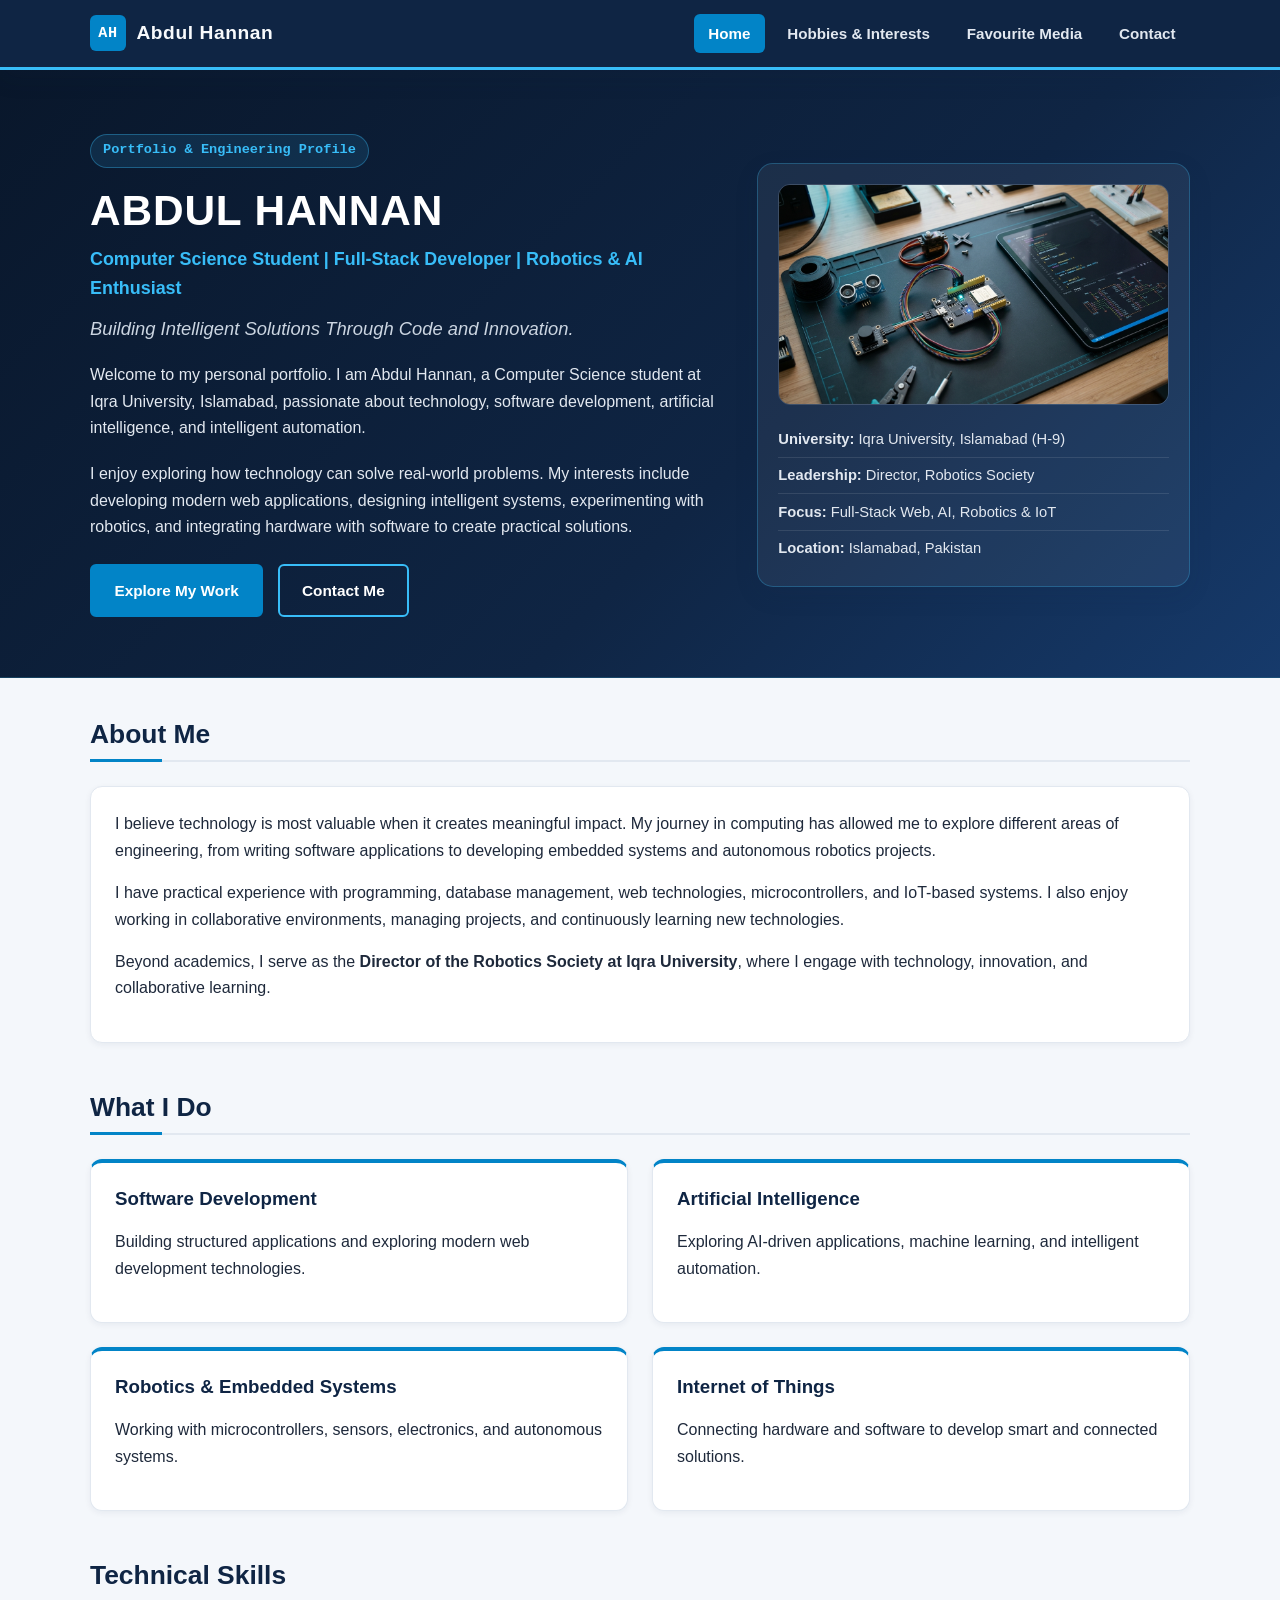
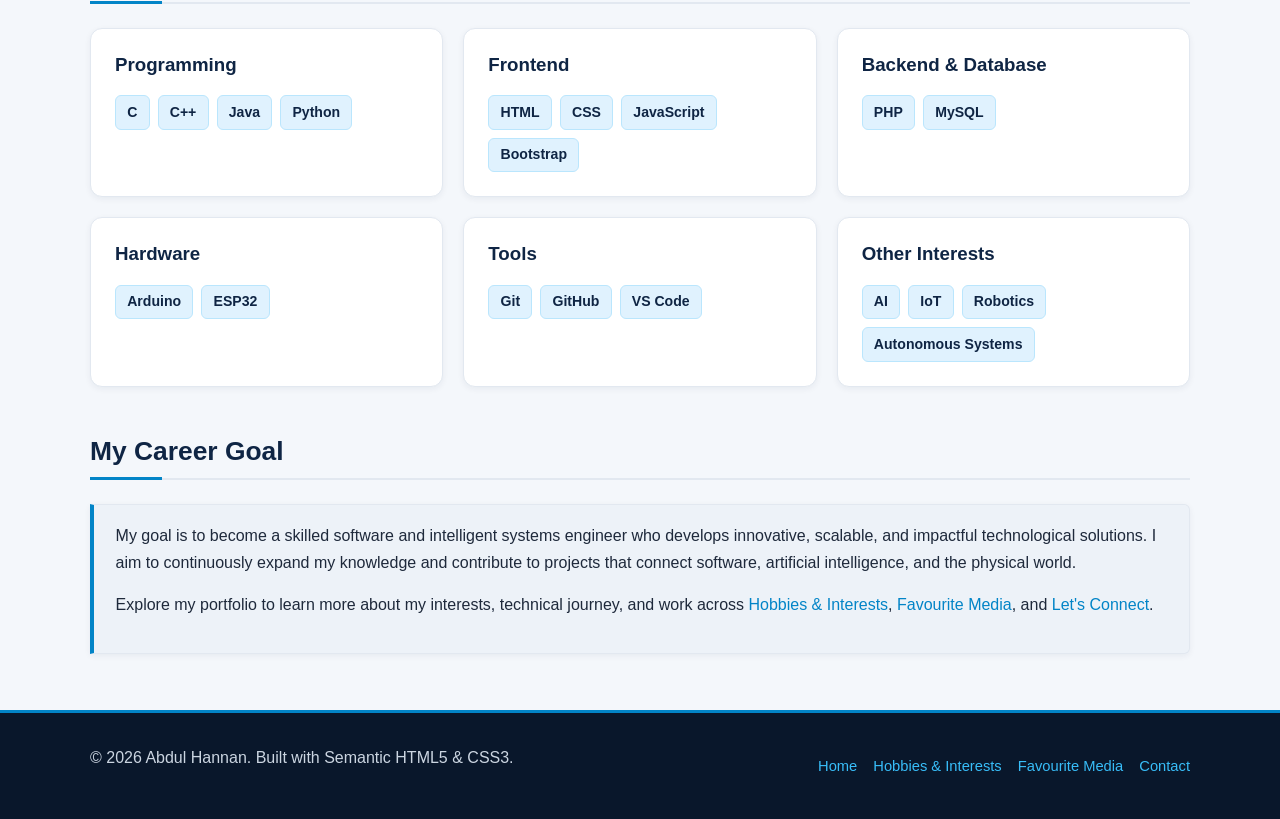
<file: index.html>
<!DOCTYPE html>
<html lang="en">
<head>
  <meta charset="UTF-8">
  <meta name="viewport" content="width=device-width, initial-scale=1.0">
  <meta name="description" content="Personal portfolio of Abdul Hannan - Computer Science student at Iqra University, Full-Stack Developer, and Robotics &amp; AI Enthusiast.">
  <meta name="author" content="Abdul Hannan">
  <title>Abdul Hannan | Portfolio - Home</title>
  <link rel="icon" type="image/png" href="images/favicon.png">
  <link rel="stylesheet" href="css/style.css">
</head>
<body>
  <header class="site-header">
    <div class="container nav-container">
      <a href="index.html" class="brand-link">
        <span class="brand-badge">AH</span>
        <span>Abdul Hannan</span>
      </a>
      <nav aria-label="Main Navigation">
        <ul class="nav-links">
          <li><a href="index.html" class="active">Home</a></li>
          <li><a href="hobbies.html">Hobbies &amp; Interests</a></li>
          <li><a href="media.html">Favourite Media</a></li>
          <li><a href="contact.html">Contact</a></li>
        </ul>
      </nav>
    </div>
  </header>

  <main>
    <section class="hero-section" aria-labelledby="hero-heading">
      <div class="container hero-layout">
        <div>
          <span class="hero-eyebrow">Portfolio &amp; Engineering Profile</span>
          <h1 id="hero-heading" class="hero-title">ABDUL HANNAN</h1>
          <p class="hero-subtitle">Computer Science Student | Full-Stack Developer | Robotics &amp; AI Enthusiast</p>
          <p class="hero-tagline">Building Intelligent Solutions Through Code and Innovation.</p>
          <p class="hero-description">
            Welcome to my personal portfolio. I am Abdul Hannan, a Computer Science student at Iqra University,
            Islamabad, passionate about technology, software development, artificial intelligence, and intelligent automation.
          </p>
          <p class="hero-description">
            I enjoy exploring how technology can solve real-world problems. My interests include developing modern web
            applications, designing intelligent systems, experimenting with robotics, and integrating hardware with
            software to create practical solutions.
          </p>
          <div class="hero-actions">
            <a href="#what-i-do" class="btn btn-primary">Explore My Work</a>
            <a href="contact.html" class="btn btn-outline">Contact Me</a>
          </div>
        </div>

        <aside class="hero-profile-card" aria-label="Profile Highlights">
          <img src="images/robotics-workspace.png" alt="Embedded robotics and AI prototyping desk with microcontroller and sensors">
          <ul class="hero-meta-list">
            <li><strong>University:</strong> Iqra University, Islamabad (H-9)</li>
            <li><strong>Leadership:</strong> Director, Robotics Society</li>
            <li><strong>Focus:</strong> Full-Stack Web, AI, Robotics &amp; IoT</li>
            <li><strong>Location:</strong> Islamabad, Pakistan</li>
          </ul>
        </aside>
      </div>
    </section>

    <div class="container main-content">
      <section id="about" class="content-section" aria-labelledby="about-heading">
        <h2 id="about-heading" class="section-heading">About Me</h2>
        <article class="card">
          <p>
            I believe technology is most valuable when it creates meaningful impact. My journey in computing has allowed
            me to explore different areas of engineering, from writing software applications to developing embedded
            systems and autonomous robotics projects.
          </p>
          <p>
            I have practical experience with programming, database management, web technologies, microcontrollers, and
            IoT-based systems. I also enjoy working in collaborative environments, managing projects, and continuously
            learning new technologies.
          </p>
          <p>
            Beyond academics, I serve as the <strong>Director of the Robotics Society at Iqra University</strong>, where
            I engage with technology, innovation, and collaborative learning.
          </p>
        </article>
      </section>

      <section id="what-i-do" class="content-section" aria-labelledby="services-heading">
        <h2 id="services-heading" class="section-heading">What I Do</h2>
        <div class="grid-four">
          <article class="card card-accent">
            <h3>Software Development</h3>
            <p>Building structured applications and exploring modern web development technologies.</p>
          </article>

          <article class="card card-accent">
            <h3>Artificial Intelligence</h3>
            <p>Exploring AI-driven applications, machine learning, and intelligent automation.</p>
          </article>

          <article class="card card-accent">
            <h3>Robotics &amp; Embedded Systems</h3>
            <p>Working with microcontrollers, sensors, electronics, and autonomous systems.</p>
          </article>

          <article class="card card-accent">
            <h3>Internet of Things</h3>
            <p>Connecting hardware and software to develop smart and connected solutions.</p>
          </article>
        </div>
      </section>

      <section id="skills" class="content-section" aria-labelledby="skills-heading">
        <h2 id="skills-heading" class="section-heading">Technical Skills</h2>
        <div class="skills-grid">
          <article class="card">
            <h3>Programming</h3>
            <ul class="tag-list">
              <li class="tag-item">C</li>
              <li class="tag-item">C++</li>
              <li class="tag-item">Java</li>
              <li class="tag-item">Python</li>
            </ul>
          </article>

          <article class="card">
            <h3>Frontend</h3>
            <ul class="tag-list">
              <li class="tag-item">HTML</li>
              <li class="tag-item">CSS</li>
              <li class="tag-item">JavaScript</li>
              <li class="tag-item">Bootstrap</li>
            </ul>
          </article>

          <article class="card">
            <h3>Backend &amp; Database</h3>
            <ul class="tag-list">
              <li class="tag-item">PHP</li>
              <li class="tag-item">MySQL</li>
            </ul>
          </article>

          <article class="card">
            <h3>Hardware</h3>
            <ul class="tag-list">
              <li class="tag-item">Arduino</li>
              <li class="tag-item">ESP32</li>
            </ul>
          </article>

          <article class="card">
            <h3>Tools</h3>
            <ul class="tag-list">
              <li class="tag-item">Git</li>
              <li class="tag-item">GitHub</li>
              <li class="tag-item">VS Code</li>
            </ul>
          </article>

          <article class="card">
            <h3>Other Interests</h3>
            <ul class="tag-list">
              <li class="tag-item">AI</li>
              <li class="tag-item">IoT</li>
              <li class="tag-item">Robotics</li>
              <li class="tag-item">Autonomous Systems</li>
            </ul>
          </article>
        </div>
      </section>

      <section id="career-goal" class="content-section" aria-labelledby="goal-heading">
        <h2 id="goal-heading" class="section-heading">My Career Goal</h2>
        <article class="card highlight-box">
          <p>
            My goal is to become a skilled software and intelligent systems engineer who develops innovative, scalable,
            and impactful technological solutions. I aim to continuously expand my knowledge and contribute to projects
            that connect software, artificial intelligence, and the physical world.
          </p>
          <p>
            Explore my portfolio to learn more about my interests, technical journey, and work across
            <a href="hobbies.html">Hobbies &amp; Interests</a>, <a href="media.html">Favourite Media</a>, and
            <a href="contact.html">Let's Connect</a>.
          </p>
        </article>
      </section>
    </div>
  </main>

  <footer class="site-footer">
    <div class="container footer-inner">
      <p>&copy; 2026 Abdul Hannan. Built with Semantic HTML5 &amp; CSS3.</p>
      <ul class="footer-links">
        <li><a href="index.html">Home</a></li>
        <li><a href="hobbies.html">Hobbies &amp; Interests</a></li>
        <li><a href="media.html">Favourite Media</a></li>
        <li><a href="contact.html">Contact</a></li>
      </ul>
    </div>
  </footer>
</body>
</html>
</file>
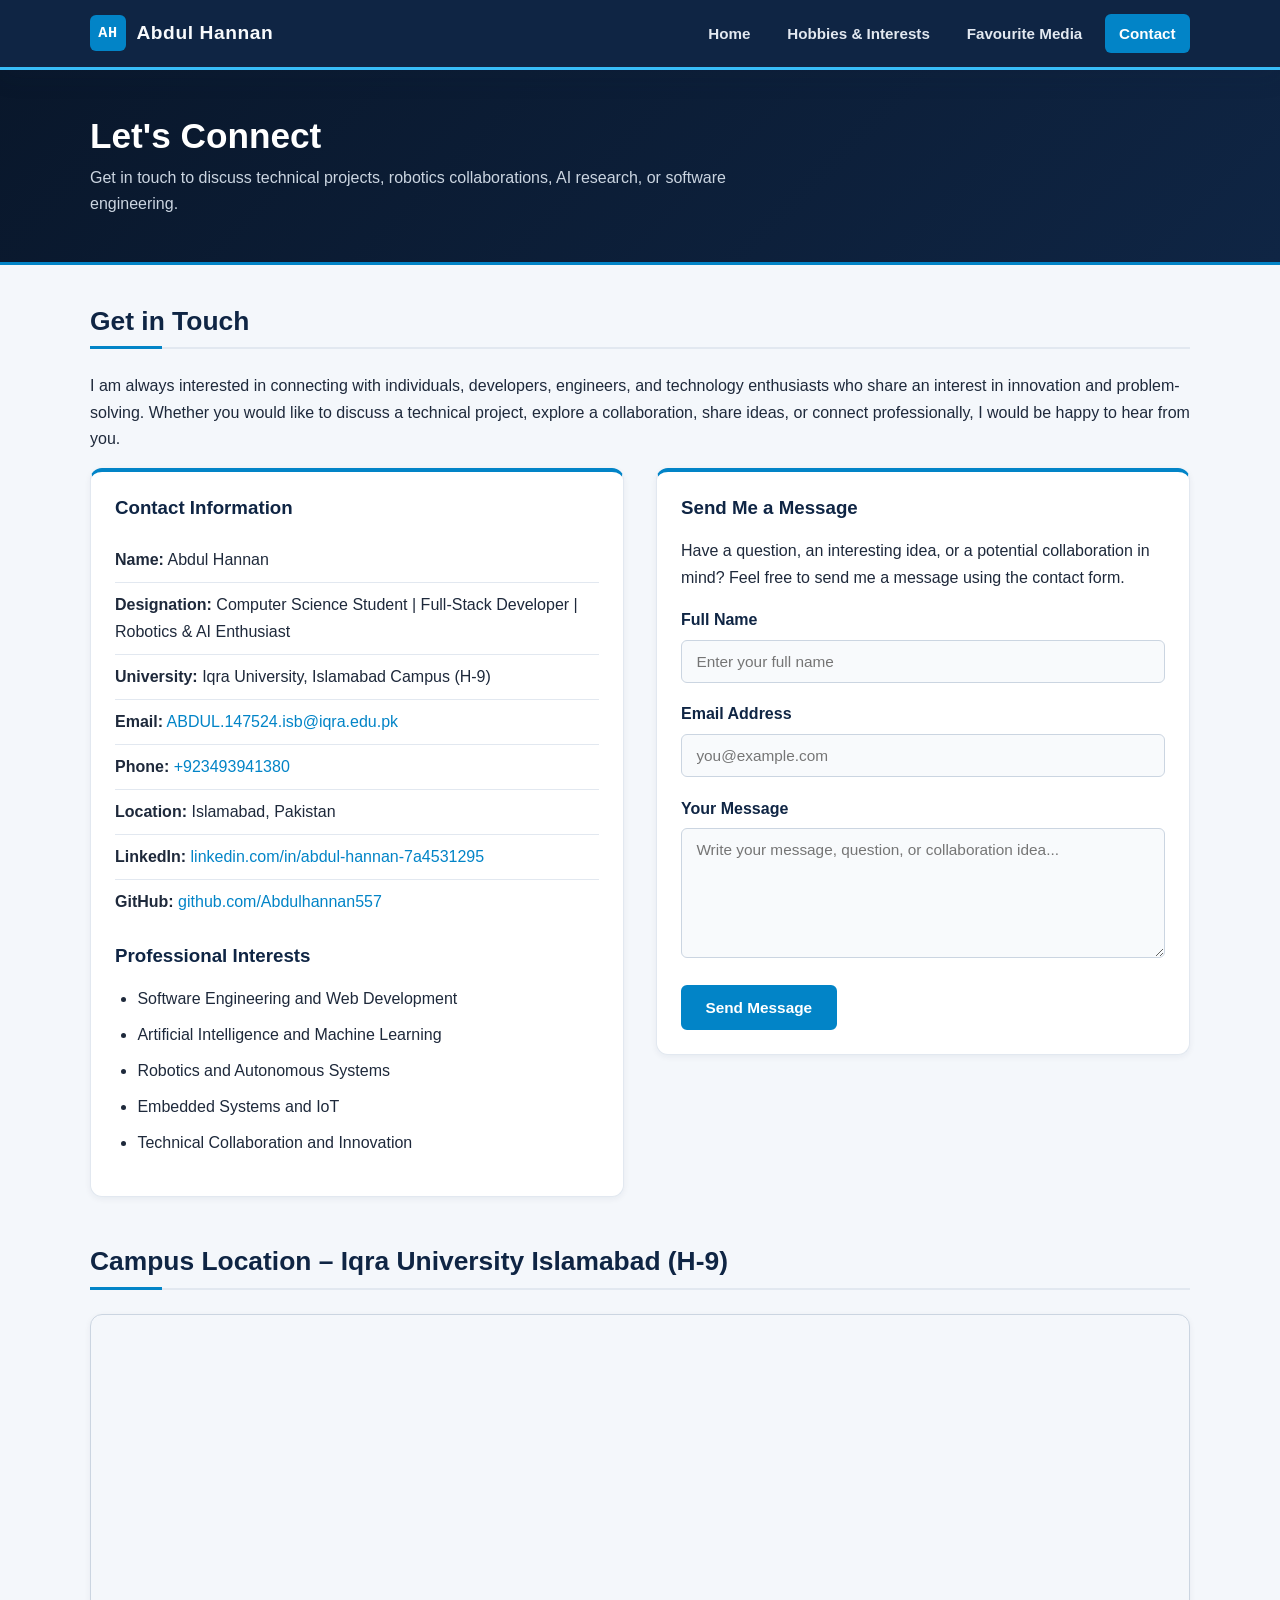
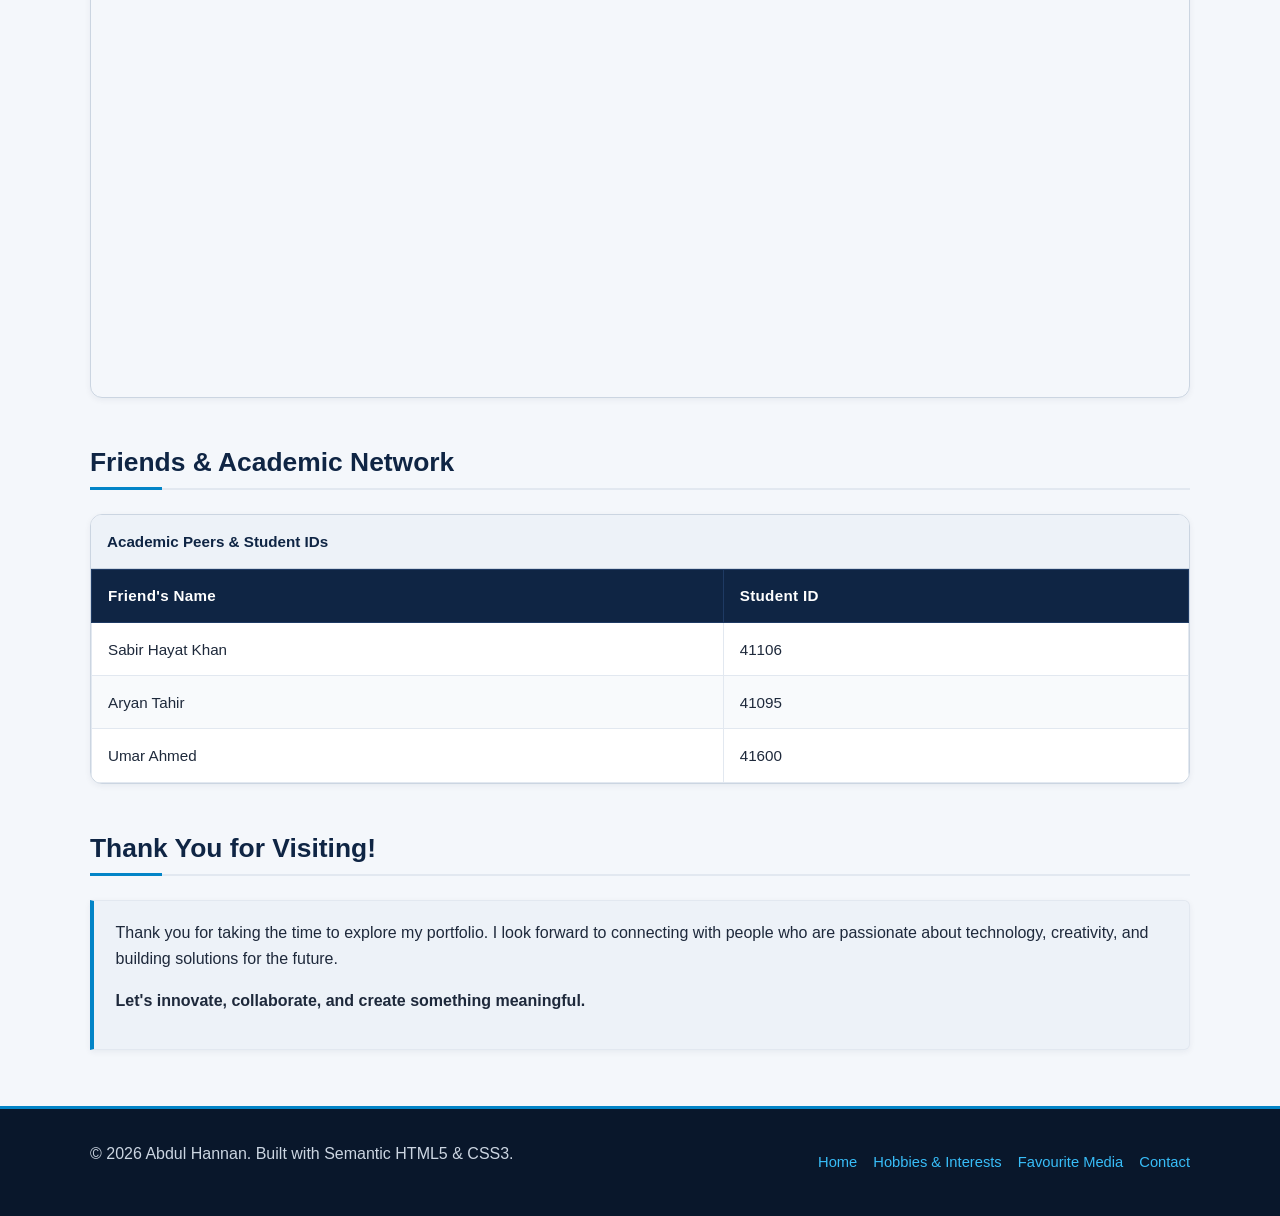
<file: contact.html>
<!DOCTYPE html>
<html lang="en">
<head>
    <meta charset="UTF-8">
    <meta name="viewport" content="width=device-width, initial-scale=1.0">
    <meta name="description" content="Contact Abdul Hannan, view Iqra University Islamabad H-9 campus map, academic network, and send a message.">
    <meta name="author" content="Abdul Hannan">
    <title>Abdul Hannan | Contact</title>
    <link rel="icon" type="image/png" href="images/favicon.png">
    <link rel="stylesheet" href="css/style.css">
</head>
<body>
    <header class="site-header">
        <div class="container nav-container">
            <a href="index.html" class="brand-link">
                <span class="brand-badge">AH</span>
                <span>Abdul Hannan</span>
            </a>
            <nav aria-label="Main Navigation">
                <ul class="nav-links">
                    <li><a href="index.html">Home</a></li>
                    <li><a href="hobbies.html">Hobbies &amp; Interests</a></li>
                    <li><a href="media.html">Favourite Media</a></li>
                    <li><a href="contact.html" class="active">Contact</a></li>
                </ul>
            </nav>
        </div>
    </header>

    <section class="page-banner" aria-labelledby="contact-banner">
        <div class="container">
            <h1 id="contact-banner">Let's Connect</h1>
            <p>Get in touch to discuss technical projects, robotics collaborations, AI research, or software engineering.</p>
        </div>
    </section>

    <main class="container main-content">
        <section class="content-section" aria-labelledby="get-in-touch-heading">
            <h2 id="get-in-touch-heading" class="section-heading">Get in Touch</h2>
            <p>
                I am always interested in connecting with individuals, developers, engineers, and technology enthusiasts who
                share an interest in innovation and problem-solving. Whether you would like to discuss a technical project,
                explore a collaboration, share ideas, or connect professionally, I would be happy to hear from you.
            </p>

            <div class="contact-grid">
                <article class="card card-accent">
                    <h3>Contact Information</h3>
                    <ul class="contact-details-list">
                        <li><strong>Name:</strong> Abdul Hannan</li>
                        <li><strong>Designation:</strong> Computer Science Student | Full-Stack Developer | Robotics &amp; AI Enthusiast</li>
                        <li><strong>University:</strong> Iqra University, Islamabad Campus (H-9)</li>
                        <li><strong>Email:</strong> <a href="mailto:ABDUL.147524.isb@iqra.edu.pk">ABDUL.147524.isb@iqra.edu.pk</a></li>
                        <li><strong>Phone:</strong> <a href="tel:+923493941380">+923493941380</a></li>
                        <li><strong>Location:</strong> Islamabad, Pakistan</li>
                        <li><strong>LinkedIn:</strong> <a href="https://www.linkedin.com/in/abdul-hannan-7a4531295" target="_blank" rel="noopener noreferrer">linkedin.com/in/abdul-hannan-7a4531295</a></li>
                        <li><strong>GitHub:</strong> <a href="https://github.com/Abdulhannan557" target="_blank" rel="noopener noreferrer">github.com/Abdulhannan557</a></li>
                    </ul>

                    <h3>Professional Interests</h3>
                    <ul class="styled-list">
                        <li>Software Engineering and Web Development</li>
                        <li>Artificial Intelligence and Machine Learning</li>
                        <li>Robotics and Autonomous Systems</li>
                        <li>Embedded Systems and IoT</li>
                        <li>Technical Collaboration and Innovation</li>
                    </ul>
                </article>

                <article class="card card-accent">
                    <h3>Send Me a Message</h3>
                    <p>Have a question, an interesting idea, or a potential collaboration in mind? Feel free to send me a message using the contact form.</p>
                    <form class="contact-form" action="mailto:ABDUL.147524.isb@iqra.edu.pk" method="post" enctype="text/plain">
                        <div class="form-group">
                            <label for="full-name">Full Name</label>
                            <input type="text" id="full-name" name="full_name" placeholder="Enter your full name" required>
                        </div>

                        <div class="form-group">
                            <label for="email-address">Email Address</label>
                            <input type="email" id="email-address" name="email_address" placeholder="you@example.com" required>
                        </div>

                        <div class="form-group">
                            <label for="message-box">Your Message</label>
                            <textarea id="message-box" name="message" placeholder="Write your message, question, or collaboration idea..." required></textarea>
                        </div>

                        <button type="submit" class="btn btn-primary">Send Message</button>
                    </form>
                </article>
            </div>
        </section>

        <section class="content-section" aria-labelledby="map-heading">
            <h2 id="map-heading" class="section-heading">Campus Location &ndash; Iqra University Islamabad (H-9)</h2>
            <div class="map-wrapper">
                <iframe
                    src="https://maps.google.com/maps?q=Iqra+University+Islamabad+H-9&amp;t=&amp;z=15&amp;ie=UTF8&amp;iwloc=&amp;output=embed"
                    title="Google Map of Iqra University Islamabad H-9 Campus"
                    loading="lazy"
                    allowfullscreen>
                </iframe>
            </div>
        </section>

        <section class="content-section" aria-labelledby="friends-network-heading">
            <h2 id="friends-network-heading" class="section-heading">Friends &amp; Academic Network</h2>
            <div class="table-responsive">
                <table class="data-table">
                    <caption>Academic Peers &amp; Student IDs</caption>
                    <thead>
                        <tr>
                            <th scope="col">Friend's Name</th>
                            <th scope="col">Student ID</th>
                        </tr>
                    </thead>
                    <tbody>
                        <tr>
                            <td>Sabir Hayat Khan</td>
                            <td>41106</td>
                        </tr>
                        <tr>
                            <td>Aryan Tahir</td>
                            <td>41095</td>
                        </tr>
                        <tr>
                            <td>Umar Ahmed</td>
                            <td>41600</td>
                        </tr>
                    </tbody>
                </table>
            </div>
        </section>

        <section class="content-section" aria-labelledby="thank-you-heading">
            <h2 id="thank-you-heading" class="section-heading">Thank You for Visiting!</h2>
            <article class="card highlight-box">
                <h3 style="position:absolute;width:1px;height:1px;padding:0;margin:-1px;overflow:hidden;clip:rect(0,0,0,0);white-space:nowrap;border:0;">Thank You for Visiting</h3>
                <p>
                    Thank you for taking the time to explore my portfolio. I look forward to connecting with people who are
                    passionate about technology, creativity, and building solutions for the future.
                </p>
                <p><strong>Let's innovate, collaborate, and create something meaningful.</strong></p>
            </article>
        </section>
    </main>

    <footer class="site-footer">
        <div class="container footer-inner">
            <p>&copy; 2026 Abdul Hannan. Built with Semantic HTML5 &amp; CSS3.</p>
            <ul class="footer-links">
                <li><a href="index.html">Home</a></li>
                <li><a href="hobbies.html">Hobbies &amp; Interests</a></li>
                <li><a href="media.html">Favourite Media</a></li>
                <li><a href="contact.html">Contact</a></li>
            </ul>
        </div>
    </footer>
</body>
</html>
</file>
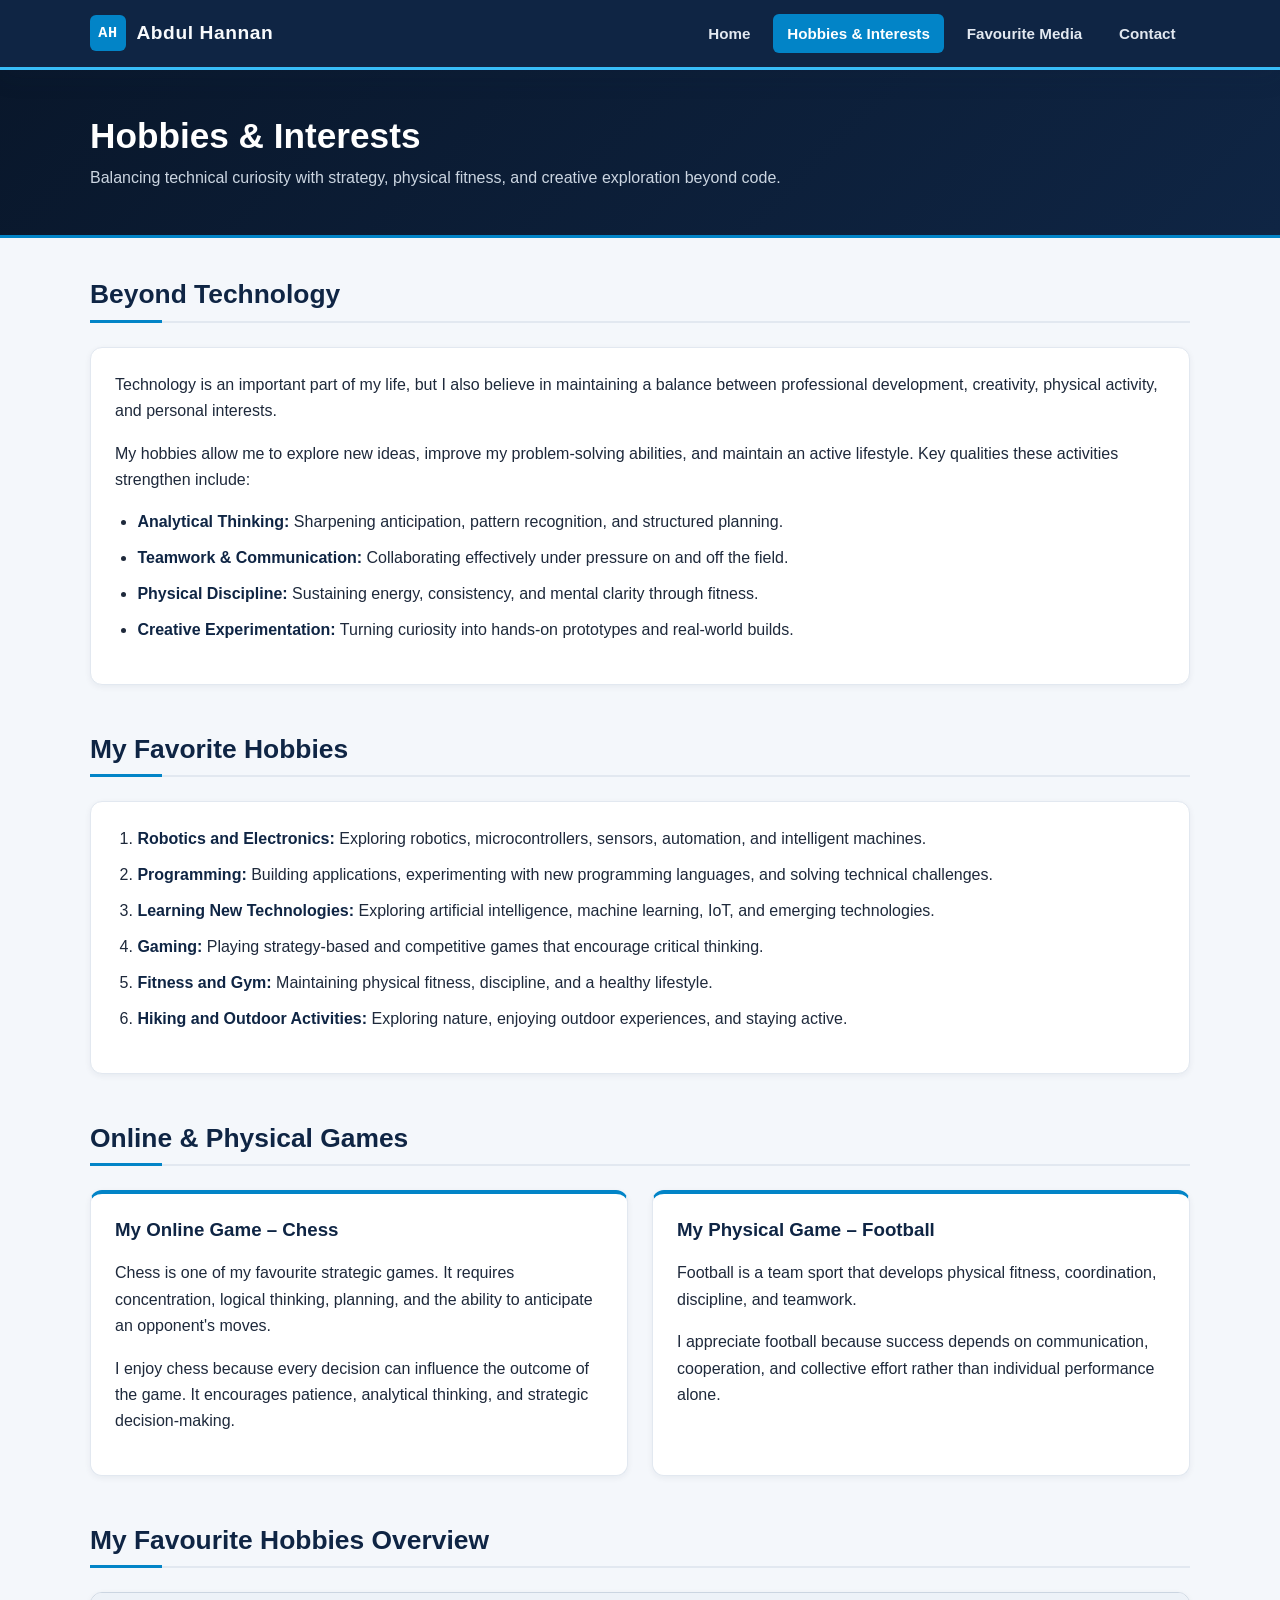
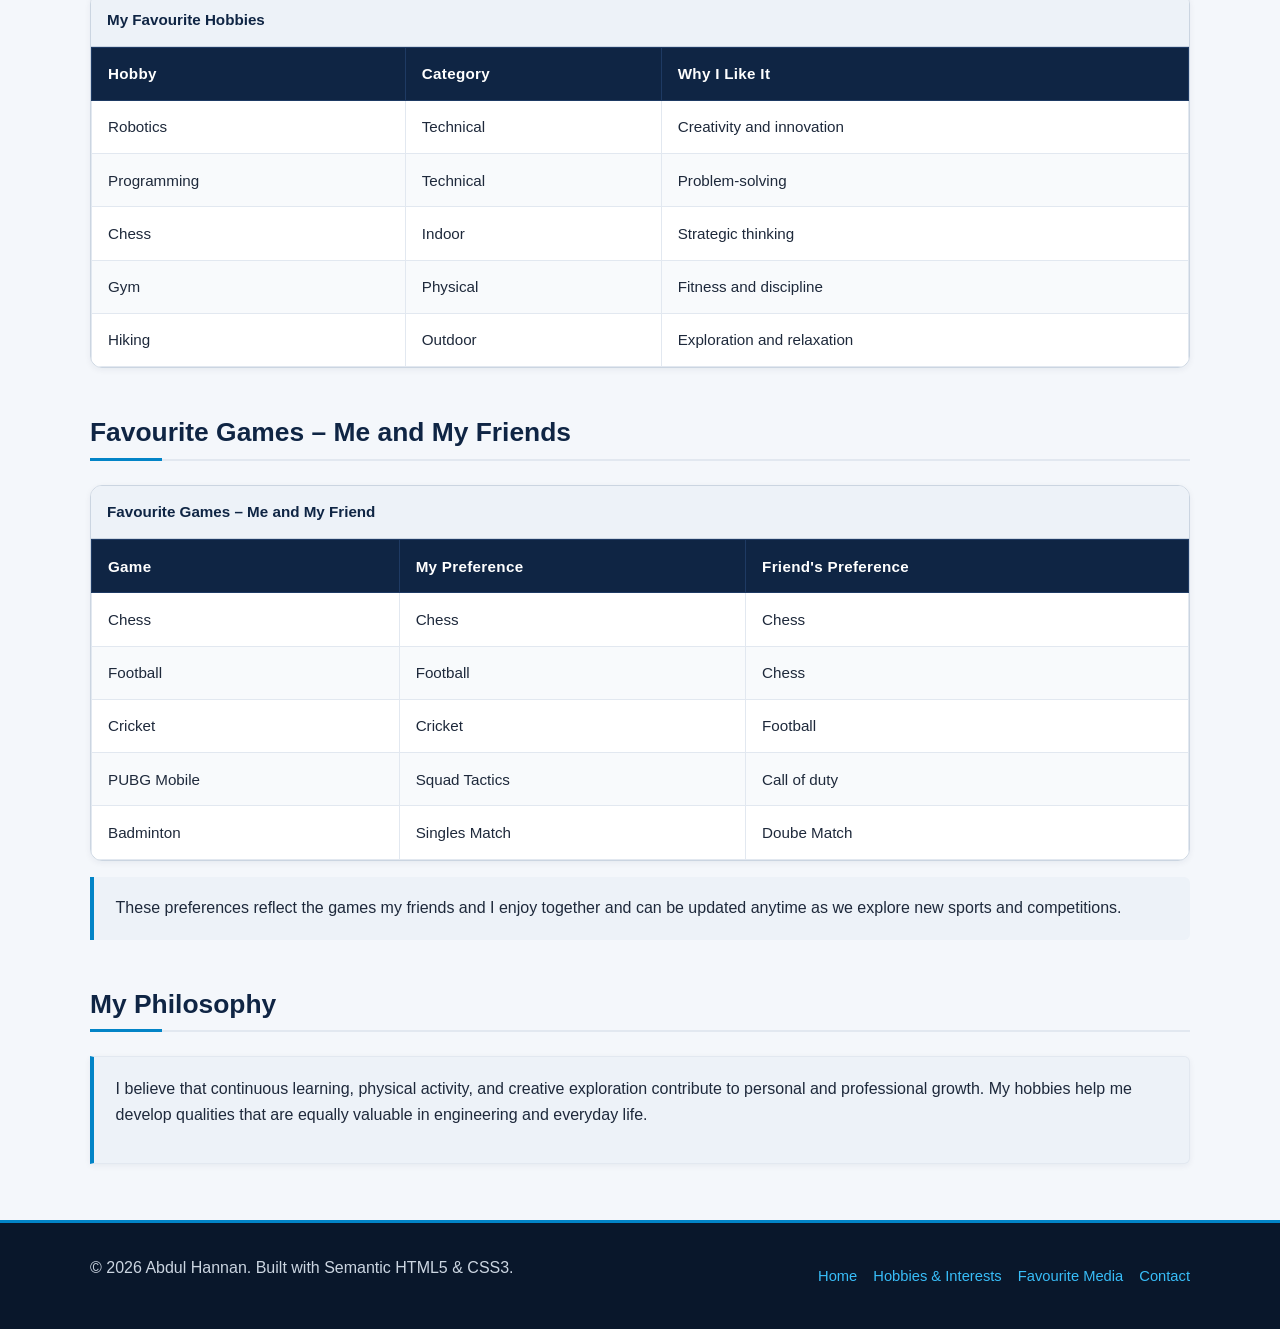
<file: hobbies.html>
<!DOCTYPE html>
<html lang="en">
<head>
    <meta charset="UTF-8">
    <meta name="viewport" content="width=device-width, initial-scale=1.0">
    <meta name="description" content="Hobbies, personal interests, favourite games, and life philosophy of Abdul Hannan.">
    <meta name="author" content="Abdul Hannan">
    <title>Abdul Hannan | Hobbies &amp; Interests</title>
    <link rel="icon" type="image/png" href="images/favicon.png">
    <link rel="stylesheet" href="css/style.css">
</head>
<body>
    <header class="site-header">
        <div class="container nav-container">
            <a href="index.html" class="brand-link">
                <span class="brand-badge">AH</span>
                <span>Abdul Hannan</span>
            </a>
            <nav aria-label="Main Navigation">
                <ul class="nav-links">
                    <li><a href="index.html">Home</a></li>
                    <li><a href="hobbies.html" class="active">Hobbies &amp; Interests</a></li>
                    <li><a href="media.html">Favourite Media</a></li>
                    <li><a href="contact.html">Contact</a></li>
                </ul>
            </nav>
        </div>
    </header>

    <section class="page-banner" aria-labelledby="hobbies-banner">
        <div class="container">
            <h1 id="hobbies-banner">Hobbies &amp; Interests</h1>
            <p>Balancing technical curiosity with strategy, physical fitness, and creative exploration beyond code.</p>
        </div>
    </section>

    <main class="container main-content">
        <section class="content-section" aria-labelledby="beyond-tech-heading">
            <h2 id="beyond-tech-heading" class="section-heading">Beyond Technology</h2>
            <article class="card">
                <h3 style="position:absolute;width:1px;height:1px;padding:0;margin:-1px;overflow:hidden;clip:rect(0,0,0,0);white-space:nowrap;border:0;">Beyond Technology</h3>
                <p>
                    Technology is an important part of my life, but I also believe in maintaining a balance between professional
                    development, creativity, physical activity, and personal interests.
                </p>
                <p>
                    My hobbies allow me to explore new ideas, improve my problem-solving abilities, and maintain an active
                    lifestyle. Key qualities these activities strengthen include:
                </p>
                <ul class="styled-list">
                    <li><strong>Analytical Thinking:</strong> Sharpening anticipation, pattern recognition, and structured planning.</li>
                    <li><strong>Teamwork &amp; Communication:</strong> Collaborating effectively under pressure on and off the field.</li>
                    <li><strong>Physical Discipline:</strong> Sustaining energy, consistency, and mental clarity through fitness.</li>
                    <li><strong>Creative Experimentation:</strong> Turning curiosity into hands-on prototypes and real-world builds.</li>
                </ul>
            </article>
        </section>

        <section class="content-section" aria-labelledby="favorite-hobbies-heading">
            <h2 id="favorite-hobbies-heading" class="section-heading">My Favorite Hobbies</h2>
            <article class="card">
                <h3 style="position:absolute;width:1px;height:1px;padding:0;margin:-1px;overflow:hidden;clip:rect(0,0,0,0);white-space:nowrap;border:0;">My Favorite Hobbies</h3>
                <ol class="styled-list">
                    <li><strong>Robotics and Electronics:</strong> Exploring robotics, microcontrollers, sensors, automation, and intelligent machines.</li>
                    <li><strong>Programming:</strong> Building applications, experimenting with new programming languages, and solving technical challenges.</li>
                    <li><strong>Learning New Technologies:</strong> Exploring artificial intelligence, machine learning, IoT, and emerging technologies.</li>
                    <li><strong>Gaming:</strong> Playing strategy-based and competitive games that encourage critical thinking.</li>
                    <li><strong>Fitness and Gym:</strong> Maintaining physical fitness, discipline, and a healthy lifestyle.</li>
                    <li><strong>Hiking and Outdoor Activities:</strong> Exploring nature, enjoying outdoor experiences, and staying active.</li>
                </ol>
            </article>
        </section>

        <section class="content-section" aria-labelledby="games-heading">
            <h2 id="games-heading" class="section-heading">Online &amp; Physical Games</h2>
            <div class="grid-two">
                <article class="card card-accent">
                    <h3>My Online Game &ndash; Chess</h3>
                    <p>
                        Chess is one of my favourite strategic games. It requires concentration, logical thinking, planning, and the
                        ability to anticipate an opponent's moves.
                    </p>
                    <p>
                        I enjoy chess because every decision can influence the outcome of the game. It encourages patience,
                        analytical thinking, and strategic decision-making.
                    </p>
                </article>

                <article class="card card-accent">
                    <h3>My Physical Game &ndash; Football</h3>
                    <p>
                        Football is a team sport that develops physical fitness, coordination, discipline, and teamwork.
                    </p>
                    <p>
                        I appreciate football because success depends on communication, cooperation, and collective effort rather
                        than individual performance alone.
                    </p>
                </article>
            </div>
        </section>

        <section class="content-section" aria-labelledby="hobbies-table-heading">
            <h2 id="hobbies-table-heading" class="section-heading">My Favourite Hobbies Overview</h2>
            <div class="table-responsive">
                <table class="data-table">
                    <caption>My Favourite Hobbies</caption>
                    <thead>
                        <tr>
                            <th scope="col">Hobby</th>
                            <th scope="col">Category</th>
                            <th scope="col">Why I Like It</th>
                        </tr>
                    </thead>
                    <tbody>
                        <tr>
                            <td>Robotics</td>
                            <td>Technical</td>
                            <td>Creativity and innovation</td>
                        </tr>
                        <tr>
                            <td>Programming</td>
                            <td>Technical</td>
                            <td>Problem-solving</td>
                        </tr>
                        <tr>
                            <td>Chess</td>
                            <td>Indoor</td>
                            <td>Strategic thinking</td>
                        </tr>
                        <tr>
                            <td>Gym</td>
                            <td>Physical</td>
                            <td>Fitness and discipline</td>
                        </tr>
                        <tr>
                            <td>Hiking</td>
                            <td>Outdoor</td>
                            <td>Exploration and relaxation</td>
                        </tr>
                    </tbody>
                </table>
            </div>
        </section>

        <section class="content-section" aria-labelledby="friends-games-heading">
            <h2 id="friends-games-heading" class="section-heading">Favourite Games &ndash; Me and My Friends</h2>
            <div class="table-responsive">
                <table class="data-table">
                    <caption>Favourite Games &ndash; Me and My Friend</caption>
                    <thead>
                        <tr>
                            <th scope="col">Game</th>
                            <th scope="col">My Preference</th>
                            <th scope="col">Friend's Preference</th>
                        </tr>
                    </thead>
                    <tbody>
                        <tr>
                            <td>Chess</td>
                            <td>Chess</td>
                            <td>Chess</td>
                        </tr>
                        <tr>
                            <td>Football</td>
                            <td>Football</td>
                            <td>Chess</td>
                        </tr>
                        <tr>
                            <td>Cricket</td>
                            <td>Cricket</td>
                            <td>Football</td>
                        </tr>
                        <tr>
                            <td>PUBG Mobile</td>
                            <td>Squad Tactics</td>
                            <td>Call of duty</td>
                        </tr>
                        <tr>
                            <td>Badminton</td>
                            <td>Singles Match</td>
                            <td>Doube Match</td>
                        </tr>
                    </tbody>
                </table>
            </div>
            <p class="highlight-box">
                These preferences reflect the games my friends and I enjoy together and can be updated anytime as we explore new sports and competitions.
            </p>
        </section>

        <section class="content-section" aria-labelledby="philosophy-heading">
            <h2 id="philosophy-heading" class="section-heading">My Philosophy</h2>
            <article class="card highlight-box">
                <h3 style="position:absolute;width:1px;height:1px;padding:0;margin:-1px;overflow:hidden;clip:rect(0,0,0,0);white-space:nowrap;border:0;">My Philosophy</h3>
                <p>
                    I believe that continuous learning, physical activity, and creative exploration contribute to personal and
                    professional growth. My hobbies help me develop qualities that are equally valuable in engineering and
                    everyday life.
                </p>
            </article>
        </section>
    </main>

    <footer class="site-footer">
        <div class="container footer-inner">
            <p>&copy; 2026 Abdul Hannan. Built with Semantic HTML5 &amp; CSS3.</p>
            <ul class="footer-links">
                <li><a href="index.html">Home</a></li>
                <li><a href="hobbies.html">Hobbies &amp; Interests</a></li>
                <li><a href="media.html">Favourite Media</a></li>
                <li><a href="contact.html">Contact</a></li>
            </ul>
        </div>
    </footer>
</body>
</html>
</file>
<file: css/style.css>
/* ==========================================================================
   Abdul Hannan - Personal Portfolio Stylesheet
   Course: CSC 337 - Web Programming Languages (Assignment No. 1)
   Pure CSS3 | Zero JavaScript | Responsive down to 375px
   ========================================================================== */

:root {
  --bg-page: #f4f7fb;
  --bg-surface: #ffffff;
  --bg-subtle: #edf2f8;
  --bg-navy: #0f2544;
  --bg-navy-dark: #09172b;
  --accent-primary: #0284c7;
  --accent-hover: #0369a1;
  --accent-light: #e0f2fe;
  --accent-cyan: #38bdf8;
  --text-main: #1e293b;
  --text-muted: #475569;
  --text-inverse: #f8fafc;
  --border-color: #cbd5e1;
  --border-light: #e2e8f0;
  --shadow-sm: 0 2px 6px rgba(15, 37, 68, 0.06);
  --shadow-md: 0 8px 24px rgba(15, 37, 68, 0.1);
  --radius-sm: 6px;
  --radius-md: 12px;
  --radius-lg: 16px;
  --font-sans: "Segoe UI", Roboto, "Helvetica Neue", Arial, sans-serif;
  --font-mono: Consolas, "Courier New", monospace;
}

/* Global Reset & Base Typography */
*,
*::before,
*::after {
  box-sizing: border-box;
}

html {
  scroll-behavior: smooth;
}

body {
  margin: 0;
  padding: 0;
  font-family: var(--font-sans);
  font-size: 16px;
  line-height: 1.65;
  color: var(--text-main);
  background-color: var(--bg-page);
  overflow-x: hidden;
}

img {
  max-width: 100%;
  height: auto;
  display: block;
}

a {
  color: var(--accent-primary);
  text-decoration: none;
  transition: color 0.2s ease, background-color 0.2s ease, border-color 0.2s ease;
}

a:hover {
  color: var(--accent-hover);
}

h1,
h2,
h3,
h4 {
  color: var(--bg-navy);
  line-height: 1.25;
  margin-top: 0;
}

p {
  margin-top: 0;
  margin-bottom: 1rem;
}

.container {
  width: 100%;
  max-width: 1140px;
  margin-left: auto;
  margin-right: auto;
  padding-left: 1.25rem;
  padding-right: 1.25rem;
}

/* ==========================================================================
   Sticky Header & Flexbox Navigation
   ========================================================================== */
.site-header {
  position: sticky;
  top: 0;
  z-index: 1000;
  background-color: var(--bg-navy);
  color: var(--text-inverse);
  border-bottom: 3px solid var(--accent-cyan);
  box-shadow: var(--shadow-md);
}

.nav-container {
  display: flex;
  justify-content: space-between;
  align-items: center;
  flex-wrap: wrap;
  gap: 1rem;
  padding-top: 0.85rem;
  padding-bottom: 0.85rem;
}

.brand-link {
  display: flex;
  align-items: center;
  gap: 0.65rem;
  color: var(--text-inverse);
  font-weight: 700;
  font-size: 1.2rem;
  letter-spacing: 0.03em;
}

.brand-link:hover {
  color: var(--accent-cyan);
}

.brand-badge {
  display: inline-flex;
  align-items: center;
  justify-content: center;
  width: 36px;
  height: 36px;
  border-radius: var(--radius-sm);
  background-color: var(--accent-primary);
  color: #ffffff;
  font-family: var(--font-mono);
  font-size: 0.95rem;
  font-weight: 700;
}

.nav-links {
  list-style: none;
  margin: 0;
  padding: 0;
  display: flex;
  flex-wrap: wrap;
  align-items: center;
  gap: 0.5rem;
}

.nav-links a {
  display: inline-block;
  padding: 0.45rem 0.9rem;
  border-radius: var(--radius-sm);
  color: #e2e8f0;
  font-weight: 600;
  font-size: 0.95rem;
}

.nav-links a:hover {
  background-color: rgba(56, 189, 248, 0.16);
  color: #ffffff;
}

.nav-links a.active {
  background-color: var(--accent-primary);
  color: #ffffff;
}

/* ==========================================================================
   Hero & Page Banner Sections
   ========================================================================== */
.hero-section {
  background: linear-gradient(135deg, var(--bg-navy-dark) 0%, var(--bg-navy) 60%, #163a6b 100%);
  color: var(--text-inverse);
  padding: 4rem 0 3.75rem 0;
  border-bottom: 1px solid rgba(56, 189, 248, 0.25);
}

.hero-layout {
  display: grid;
  grid-template-columns: 1.45fr 1fr;
  gap: 2.5rem;
  align-items: center;
}

.hero-eyebrow {
  display: inline-block;
  font-family: var(--font-mono);
  font-size: 0.85rem;
  font-weight: 600;
  color: var(--accent-cyan);
  background-color: rgba(56, 189, 248, 0.12);
  border: 1px solid rgba(56, 189, 248, 0.35);
  padding: 0.3rem 0.75rem;
  border-radius: 999px;
  margin-bottom: 1rem;
}

.hero-title {
  color: #ffffff;
  font-size: 2.65rem;
  letter-spacing: 0.02em;
  margin-bottom: 0.5rem;
}

.hero-subtitle {
  font-size: 1.12rem;
  font-weight: 600;
  color: var(--accent-cyan);
  margin-bottom: 0.65rem;
}

.hero-tagline {
  font-size: 1.15rem;
  font-style: italic;
  color: #cbd5e1;
  margin-bottom: 1.1rem;
}

.hero-description {
  color: #e2e8f0;
  margin-bottom: 1.25rem;
}

.hero-actions {
  display: flex;
  flex-wrap: wrap;
  gap: 0.9rem;
  margin-top: 1.5rem;
}

.btn {
  display: inline-block;
  padding: 0.72rem 1.4rem;
  border-radius: var(--radius-sm);
  font-weight: 600;
  font-size: 0.96rem;
  cursor: pointer;
  border: 2px solid transparent;
  text-align: center;
  transition: background-color 0.2s ease, color 0.2s ease, border-color 0.2s ease, transform 0.15s ease;
}

.btn-primary {
  background-color: var(--accent-primary);
  color: #ffffff;
  border-color: var(--accent-primary);
}

.btn-primary:hover {
  background-color: var(--accent-hover);
  border-color: var(--accent-hover);
  color: #ffffff;
  transform: translateY(-1px);
}

.btn-outline {
  background-color: transparent;
  color: #ffffff;
  border-color: var(--accent-cyan);
}

.btn-outline:hover {
  background-color: var(--accent-cyan);
  color: var(--bg-navy-dark);
}

.hero-profile-card {
  background-color: rgba(255, 255, 255, 0.06);
  border: 1px solid rgba(56, 189, 248, 0.28);
  border-radius: var(--radius-lg);
  padding: 1.25rem;
  box-shadow: var(--shadow-md);
}

.hero-profile-card img {
  width: 100%;
  border-radius: var(--radius-md);
  margin-bottom: 1rem;
  border: 1px solid rgba(255, 255, 255, 0.15);
}

.hero-meta-list {
  list-style: none;
  margin: 0;
  padding: 0;
  font-size: 0.92rem;
  color: #e2e8f0;
}

.hero-meta-list li {
  padding: 0.35rem 0;
  border-bottom: 1px solid rgba(255, 255, 255, 0.1);
}

.hero-meta-list li:last-child {
  border-bottom: none;
}

.page-banner {
  background: linear-gradient(135deg, var(--bg-navy-dark) 0%, var(--bg-navy) 100%);
  color: var(--text-inverse);
  padding: 2.75rem 0;
  border-bottom: 3px solid var(--accent-primary);
}

.page-banner h1 {
  color: #ffffff;
  font-size: 2.2rem;
  margin-bottom: 0.45rem;
}

.page-banner p {
  color: #cbd5e1;
  margin-bottom: 0;
  max-width: 720px;
}

/* ==========================================================================
   Main Content Sections & Cards
   ========================================================================== */
.main-content {
  padding-top: 2.5rem;
  padding-bottom: 3.5rem;
}

.content-section {
  margin-bottom: 3rem;
}

.content-section:last-child {
  margin-bottom: 0;
}

.section-heading {
  position: relative;
  font-size: 1.65rem;
  padding-bottom: 0.6rem;
  margin-bottom: 1.5rem;
  border-bottom: 2px solid var(--border-light);
}

.section-heading::after {
  content: "";
  position: absolute;
  left: 0;
  bottom: -2px;
  width: 72px;
  height: 3px;
  background-color: var(--accent-primary);
}

.card {
  background-color: var(--bg-surface);
  border: 1px solid var(--border-light);
  border-radius: var(--radius-md);
  padding: 1.5rem;
  box-shadow: var(--shadow-sm);
}

.card-accent {
  border-top: 4px solid var(--accent-primary);
}

.highlight-box {
  background-color: var(--bg-subtle);
  border-left: 4px solid var(--accent-primary);
  border-radius: 0 var(--radius-sm) var(--radius-sm) 0;
  padding: 1.15rem 1.35rem;
  margin-top: 1rem;
}

/* Grid Layouts */
.grid-two {
  display: grid;
  grid-template-columns: repeat(2, 1fr);
  gap: 1.5rem;
}

.grid-four {
  display: grid;
  grid-template-columns: repeat(2, 1fr);
  gap: 1.5rem;
}

.skills-grid {
  display: grid;
  grid-template-columns: repeat(3, 1fr);
  gap: 1.25rem;
}

/* Tag / Skill Pills */
.tag-list {
  list-style: none;
  margin: 0;
  padding: 0;
  display: flex;
  flex-wrap: wrap;
  gap: 0.5rem;
}

.tag-item {
  background-color: var(--accent-light);
  color: var(--bg-navy);
  border: 1px solid #bae6fd;
  border-radius: var(--radius-sm);
  padding: 0.3rem 0.7rem;
  font-size: 0.88rem;
  font-weight: 600;
}

/* Lists Styling */
.styled-list {
  padding-left: 1.4rem;
  margin-top: 0;
  margin-bottom: 1rem;
}

.styled-list li {
  margin-bottom: 0.6rem;
}

.styled-list strong {
  color: var(--bg-navy);
}

/* ==========================================================================
   Styled Tables with Borders, Striped Rows & Clear Hover Effect
   ========================================================================== */
.table-responsive {
  width: 100%;
  overflow-x: auto;
  border-radius: var(--radius-md);
  border: 1px solid var(--border-color);
  background-color: var(--bg-surface);
  box-shadow: var(--shadow-sm);
}

.data-table {
  width: 100%;
  border-collapse: collapse;
  text-align: left;
  font-size: 0.95rem;
}

.data-table caption {
  padding: 0.85rem 1rem;
  font-weight: 700;
  color: var(--bg-navy);
  background-color: var(--bg-subtle);
  border-bottom: 1px solid var(--border-color);
  text-align: left;
}

.data-table th,
.data-table td {
  padding: 0.85rem 1rem;
  border: 1px solid var(--border-light);
}

.data-table thead th {
  background-color: var(--bg-navy);
  color: #ffffff;
  font-weight: 600;
  letter-spacing: 0.02em;
  border-color: #1e3a63;
}

.data-table tbody tr {
  background-color: var(--bg-surface);
  transition: background-color 0.18s ease, color 0.18s ease;
}

.data-table tbody tr:nth-child(even) {
  background-color: #f8fafc;
}

.data-table tbody tr:hover {
  background-color: #dbeafe;
  color: var(--bg-navy-dark);
}

.data-table tbody tr:hover td:first-child {
  box-shadow: inset 4px 0 0 var(--accent-primary);
  font-weight: 600;
}

/* ==========================================================================
   Favourite Media Page: Two-Column CSS Grid Layout
   ========================================================================== */
.media-grid {
  display: grid;
  grid-template-columns: 1fr 1.15fr;
  gap: 2rem;
  align-items: start;
}

.social-post {
  position: relative;
  background-color: var(--bg-surface);
  border: 1px solid var(--border-light);
  border-left: 4px solid var(--accent-primary);
  border-radius: var(--radius-md);
  padding: 1.25rem 1.35rem;
  margin-bottom: 1.25rem;
  box-shadow: var(--shadow-sm);
}

.post-badge {
  position: absolute;
  top: 1rem;
  right: 1rem;
  font-family: var(--font-mono);
  font-size: 0.75rem;
  font-weight: 700;
  color: var(--accent-hover);
  background-color: var(--accent-light);
  padding: 0.2rem 0.55rem;
  border-radius: 999px;
}

.social-post h3 {
  font-size: 1.08rem;
  padding-right: 4.5rem;
  margin-bottom: 0.5rem;
}

.social-post blockquote {
  margin: 0;
  color: var(--text-muted);
  font-style: italic;
}

.media-figure {
  margin: 0 0 1.25rem 0;
  background-color: var(--bg-surface);
  border: 1px solid var(--border-light);
  border-radius: var(--radius-md);
  overflow: hidden;
  box-shadow: var(--shadow-sm);
}

.media-figure img {
  width: 100%;
  height: 220px;
  object-fit: cover;
}

.media-figure figcaption {
  padding: 0.75rem 1rem;
  font-size: 0.88rem;
  color: var(--text-muted);
  background-color: var(--bg-subtle);
  border-top: 1px solid var(--border-light);
}

.video-card {
  background-color: var(--bg-surface);
  border: 1px solid var(--border-light);
  border-radius: var(--radius-md);
  padding: 1.15rem;
  margin-bottom: 1.35rem;
  box-shadow: var(--shadow-sm);
}

.video-card:last-child {
  margin-bottom: 0;
}

.video-card h3 {
  font-size: 1.05rem;
  margin-bottom: 0.35rem;
}

.video-card p {
  font-size: 0.92rem;
  color: var(--text-muted);
  margin-bottom: 0.85rem;
}

.video-wrapper {
  position: relative;
  width: 100%;
  padding-bottom: 56.25%;
  height: 0;
  overflow: hidden;
  border-radius: var(--radius-sm);
  background-color: #0f172a;
}

.video-wrapper iframe {
  position: absolute;
  top: 0;
  left: 0;
  width: 100%;
  height: 100%;
  border: 0;
}

.video-link {
  margin-top: 0.65rem;
  margin-bottom: 0;
  font-size: 0.88rem;
}

.video-link a {
  font-weight: 600;
}

/* ==========================================================================
   Contact Page: Info, Embedded Map & Styled Form
   ========================================================================== */
.contact-grid {
  display: grid;
  grid-template-columns: 1fr 1fr;
  gap: 2rem;
  align-items: start;
}

.contact-details-list {
  list-style: none;
  margin: 0 0 1.25rem 0;
  padding: 0;
}

.contact-details-list li {
  padding: 0.55rem 0;
  border-bottom: 1px solid var(--border-light);
  word-break: break-word;
}

.contact-details-list li:last-child {
  border-bottom: none;
}

.map-wrapper {
  position: relative;
  width: 100%;
  padding-bottom: 62%;
  height: 0;
  overflow: hidden;
  border-radius: var(--radius-md);
  border: 1px solid var(--border-color);
  box-shadow: var(--shadow-sm);
}

.map-wrapper iframe {
  position: absolute;
  top: 0;
  left: 0;
  width: 100%;
  height: 100%;
  border: 0;
}

.contact-form .form-group {
  margin-bottom: 1.15rem;
}

.contact-form label {
  display: block;
  font-weight: 600;
  color: var(--bg-navy);
  margin-bottom: 0.4rem;
}

.contact-form input[type="text"],
.contact-form input[type="email"],
.contact-form textarea {
  width: 100%;
  padding: 0.72rem 0.9rem;
  font-family: var(--font-sans);
  font-size: 0.96rem;
  color: var(--text-main);
  background-color: #f8fafc;
  border: 1px solid var(--border-color);
  border-radius: var(--radius-sm);
  transition: border-color 0.2s ease, background-color 0.2s ease, box-shadow 0.2s ease;
}

.contact-form input[type="text"]:focus,
.contact-form input[type="email"]:focus,
.contact-form textarea:focus {
  outline: none;
  background-color: #ffffff;
  border-color: var(--accent-primary);
  box-shadow: 0 0 0 3px rgba(2, 132, 199, 0.18);
}

.contact-form textarea {
  min-height: 130px;
  resize: vertical;
}

/* ==========================================================================
   Site Footer
   ========================================================================== */
.site-footer {
  background-color: var(--bg-navy-dark);
  color: #cbd5e1;
  padding: 2rem 0;
  border-top: 3px solid var(--accent-primary);
}

.footer-inner {
  display: flex;
  justify-content: space-between;
  align-items: center;
  flex-wrap: wrap;
  gap: 1rem;
}

.footer-links {
  list-style: none;
  margin: 0;
  padding: 0;
  display: flex;
  flex-wrap: wrap;
  gap: 1rem;
}

.footer-links a {
  color: var(--accent-cyan);
  font-size: 0.92rem;
}

.footer-links a:hover {
  color: #ffffff;
  text-decoration: underline;
}

/* ==========================================================================
   Responsive Media Queries (Tablet & 375px Mobile Viewport)
   ========================================================================== */
@media (max-width: 900px) {
  .hero-layout,
  .media-grid,
  .contact-grid,
  .skills-grid {
    grid-template-columns: 1fr;
  }

  .grid-two,
  .grid-four {
    grid-template-columns: 1fr;
  }
}

@media (max-width: 600px) {
  .nav-container {
    flex-direction: column;
    align-items: flex-start;
  }

  .nav-links {
    width: 100%;
    gap: 0.35rem;
  }

  .nav-links a {
    padding: 0.4rem 0.65rem;
    font-size: 0.88rem;
  }

  .hero-section {
    padding: 2.5rem 0;
  }

  .hero-title {
    font-size: 1.95rem;
  }

  .page-banner {
    padding: 2rem 0;
  }

  .page-banner h1 {
    font-size: 1.75rem;
  }

  .section-heading {
    font-size: 1.4rem;
  }

  .card {
    padding: 1.15rem;
  }

  .data-table th,
  .data-table td {
    padding: 0.65rem 0.6rem;
    font-size: 0.85rem;
  }

  .footer-inner {
    flex-direction: column;
    align-items: flex-start;
  }
}

@media (max-width: 400px) {
  .container {
    padding-left: 0.95rem;
    padding-right: 0.95rem;
  }

  .hero-title {
    font-size: 1.7rem;
  }

  .btn {
    width: 100%;
  }

  .post-badge {
    position: static;
    display: inline-block;
    margin-bottom: 0.45rem;
  }

  .social-post h3 {
    padding-right: 0;
  }
}
</file>
